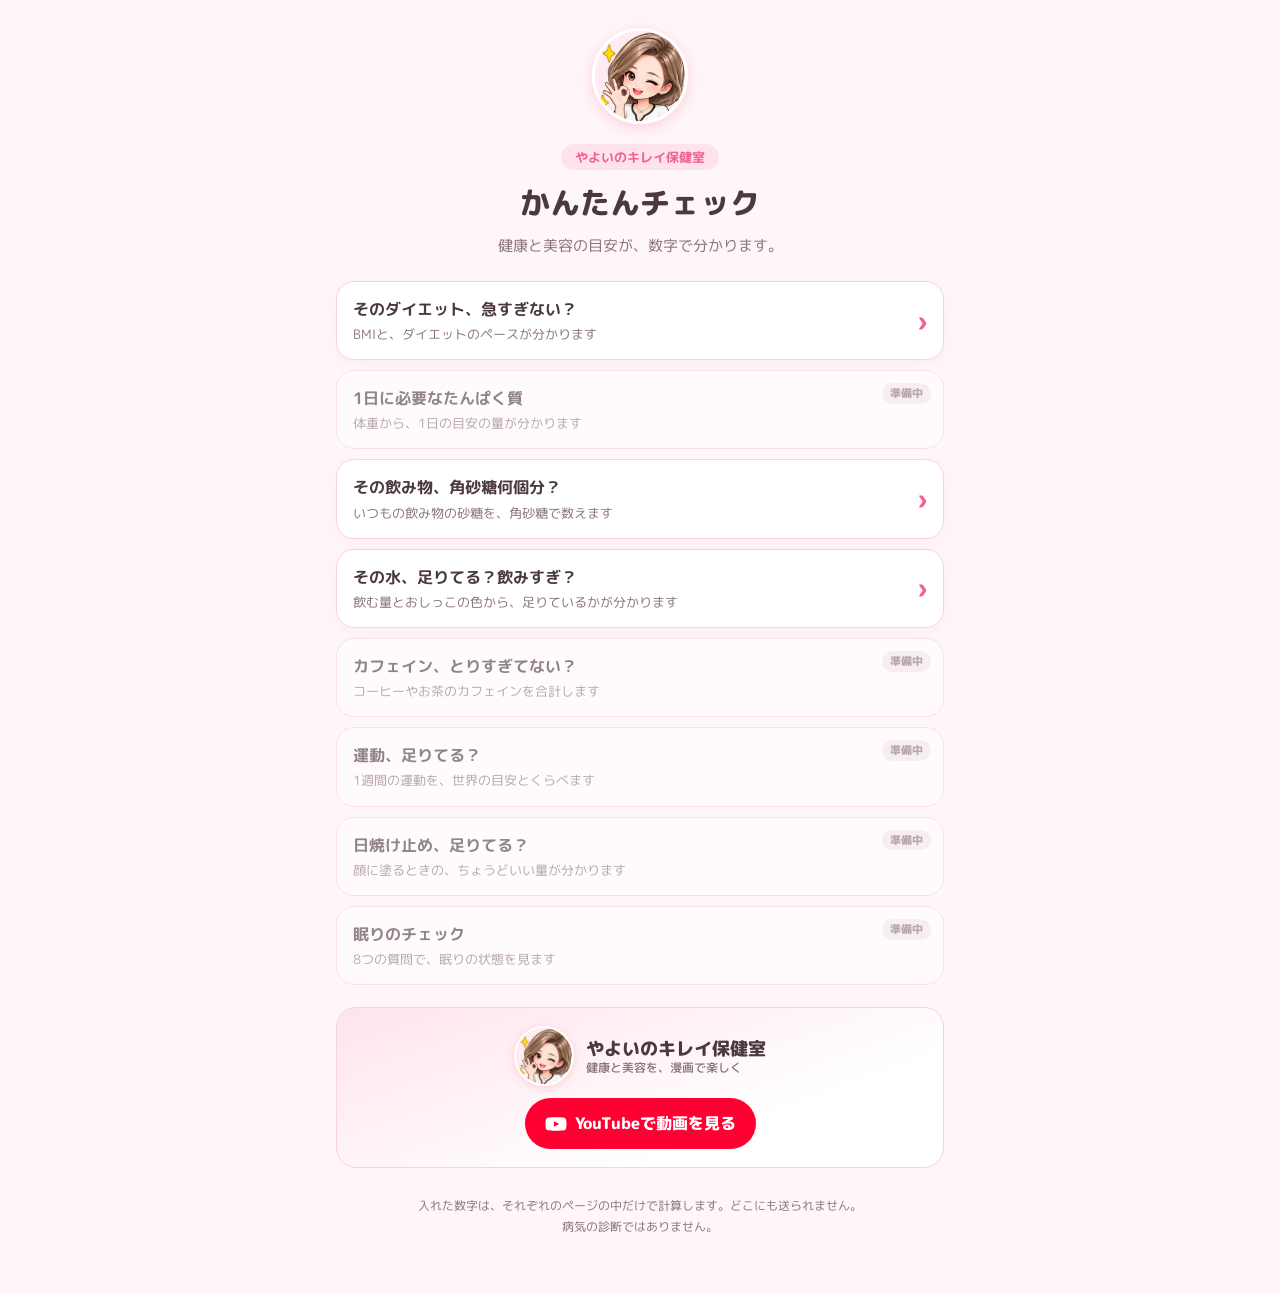
<file: index.html>
<!doctype html>
<html lang="ja">
<head>
<meta charset="utf-8">
<meta name="viewport" content="width=device-width, initial-scale=1">
<title>かんたんチェック｜やよいのキレイ保健室</title>
<meta name="description" content="やよいのキレイ保健室のかんたんチェック。ダイエットのペースなど、健康と美容の目安が数字で分かります。入れた数字はどこにも送られません。">
<link rel="icon" href="img/yayoi-icon.jpg">
<link rel="preconnect" href="https://fonts.googleapis.com">
<link rel="preconnect" href="https://fonts.gstatic.com" crossorigin>
<link href="https://fonts.googleapis.com/css2?family=M+PLUS+Rounded+1c:wght@500;700;800&display=swap" rel="stylesheet">
<link rel="stylesheet" href="assets/common.css">
<style>
  .wrap { max-width: 640px; margin: 0 auto; padding: 28px 16px 56px; }
  header { text-align: center; margin: 0 0 22px; }
  header img { width: 96px; height: 96px; border-radius: 50%; border: 3px solid #fff; box-shadow: 0 4px 14px rgba(240,98,140,.25); }
  .brand { display: inline-block; font-size: 13px; color: var(--pink); background: var(--pink-soft); border-radius: 999px; padding: 2px 14px; font-weight: 700; margin: 12px 0 0; }
  h1 { font-size: clamp(24px, 6.4vw, 30px); margin: 8px 0 4px; font-weight: 800; }
  .lead { color: var(--muted); font-size: 15px; margin: 0; }
</style>
</head>
<body>
<div class="wrap">
  <header>
    <img src="img/yayoi-icon.jpg" alt="やよい" width="96" height="96">
    <div><span class="brand">やよいのキレイ保健室</span></div>
    <h1>かんたんチェック</h1>
    <p class="lead"><span class="nb">健康と美容の目安が、</span><span class="nb">数字で分かります。</span></p>
  </header>

  <div id="tools"></div>
  <div id="ch"></div>

  <p class="foot">入れた数字は、それぞれのページの中だけで計算します。どこにも送られません。<br>病気の診断ではありません。</p>
</div>
<script src="assets/common.js"></script>
<script>
  document.getElementById("tools").innerHTML = YH.toolList();
  document.getElementById("ch").innerHTML = YH.channelCard("");
</script>
</body>
</html>
</file>
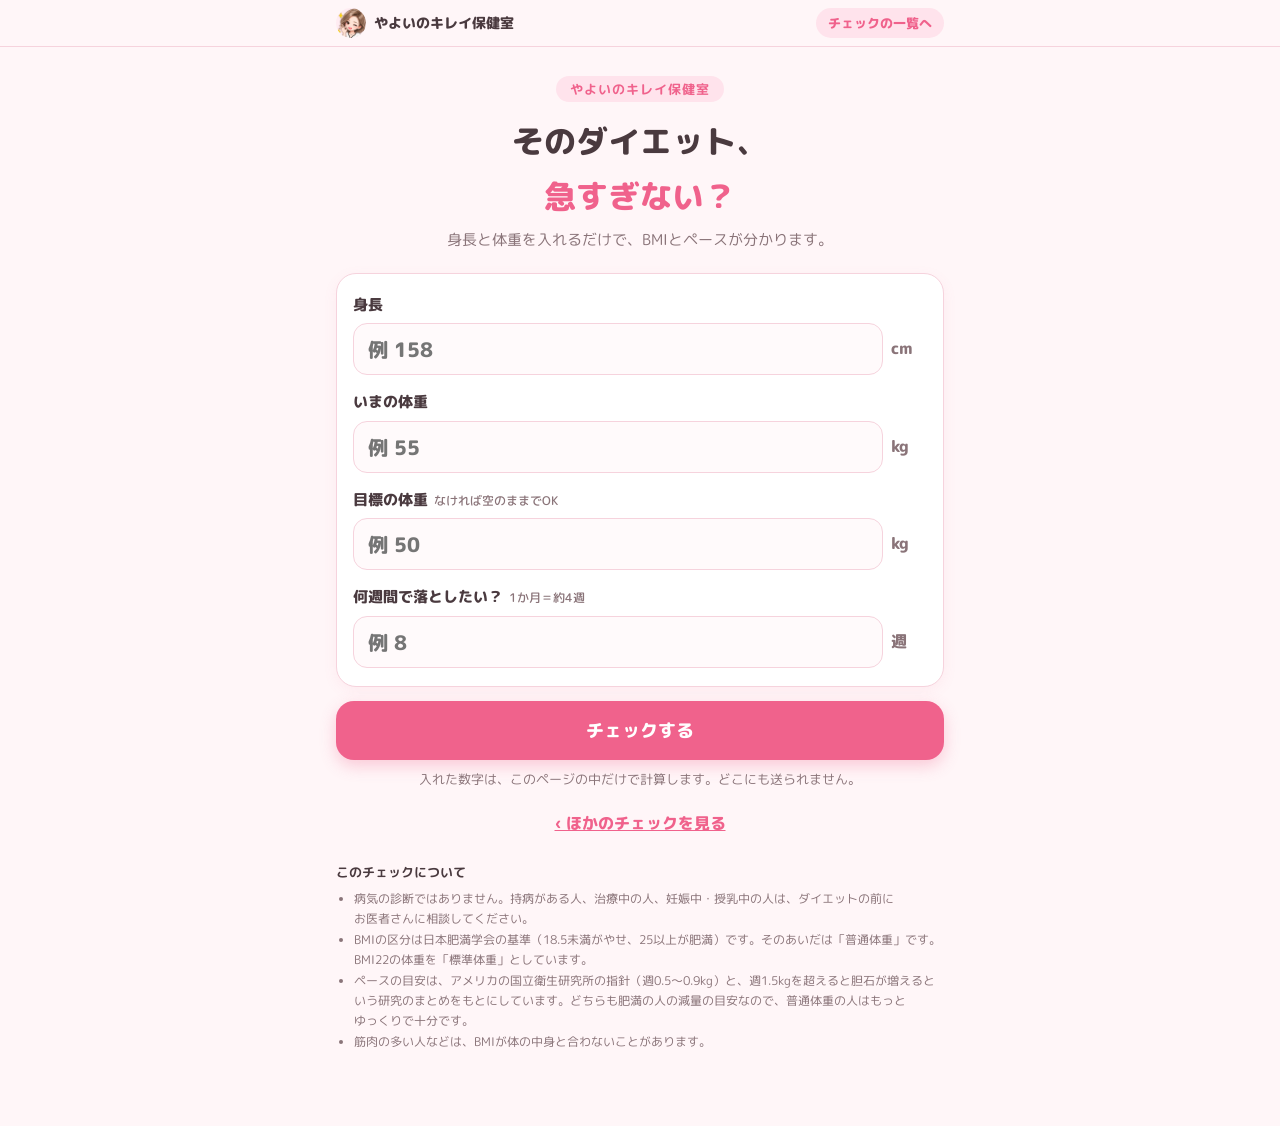
<file: diet/index.html>
<!doctype html>
<html lang="ja">
<head>
<meta charset="utf-8">
<meta name="viewport" content="width=device-width, initial-scale=1">
<title>ダイエットのペース診断｜やよいのキレイ保健室</title>
<meta name="description" content="身長・体重・目標・期間を入れると、BMIと、そのダイエットが急すぎないかが分かるかんたんチェックです。入れた数字はどこにも送られません。">
<link rel="icon" href="../img/yayoi-icon.jpg">
<link rel="preconnect" href="https://fonts.googleapis.com">
<link rel="preconnect" href="https://fonts.gstatic.com" crossorigin>
<link href="https://fonts.googleapis.com/css2?family=M+PLUS+Rounded+1c:wght@500;700;800&display=swap" rel="stylesheet">
<link rel="stylesheet" href="../assets/common.css">
<style>
  :root {
    --bg: #fff6f8;
    --card: #ffffff;
    --line: #f6d3dd;
    --text: #4a3a3f;
    --muted: #8a7479;
    --pink: #f0628c;
    --pink-soft: #ffe3ec;
    --green: #2fa36b;
    --green-soft: #e3f6ec;
    --yellow: #e0a100;
    --yellow-soft: #fff4d6;
    --orange: #ef7d22;
    --orange-soft: #ffeadb;
    --red: #e0393e;
    --red-soft: #ffe1e1;
    --blue: #3f7fd8;
    --blue-soft: #e4efff;
  }
  * { box-sizing: border-box; }
  html, body { margin: 0; padding: 0; }
  body {
    background: var(--bg);
    color: var(--text);
    font-family: "M PLUS Rounded 1c", "Hiragino Maru Gothic ProN", "Hiragino Sans", sans-serif;
    line-height: 1.7;
    word-break: auto-phrase;
    -webkit-text-size-adjust: 100%;
  }
  .wrap { max-width: 640px; margin: 0 auto; padding: 24px 16px 64px; }
  header { text-align: center; margin: 4px 0 20px; }
  .brand { display: inline-block; font-size: 13px; letter-spacing: .08em; color: var(--pink); background: var(--pink-soft); border-radius: 999px; padding: 2px 14px; font-weight: 700; }
  h1 { font-size: clamp(24px, 6.4vw, 32px); margin: 12px 0 4px; font-weight: 800; }
  h1 span { color: var(--pink); }
  .nb { display: inline-block; }
  .lead { color: var(--muted); font-size: 15px; margin: 0; }
  .card { background: var(--card); border: 1.5px solid var(--line); border-radius: 20px; padding: 18px 16px; margin: 0 0 14px; box-shadow: 0 4px 14px rgba(240,98,140,.08); }
  .field { margin: 0 0 14px; }
  .field:last-child { margin-bottom: 0; }
  .field label { display: block; font-weight: 800; font-size: 15px; margin: 0 0 6px; }
  .field label small { color: var(--muted); font-weight: 500; font-size: 12px; margin-left: 6px; }
  .inrow { display: flex; align-items: center; gap: 8px; }
  .inrow input { flex: 1; min-width: 0; font-family: inherit; font-size: 20px; font-weight: 800; color: var(--text); padding: 10px 14px; border-radius: 14px; border: 1.5px solid var(--line); background: #fffafb; }
  .inrow input:focus { outline: none; border-color: var(--pink); box-shadow: 0 0 0 3px rgba(240,98,140,.18); }
  .inrow span { font-weight: 800; color: var(--muted); min-width: 36px; }
  .err { color: var(--red); font-size: 13px; font-weight: 700; margin: 6px 0 0; display: none; }
  button { font-family: inherit; }
  .go { display: block; width: 100%; margin: 6px 0 8px; padding: 16px; border: 0; border-radius: 18px; background: var(--pink); color: #fff; font-size: 18px; font-weight: 800; cursor: pointer; box-shadow: 0 6px 16px rgba(240,98,140,.3); }
  .go:hover { filter: brightness(1.05); }
  .safe { text-align: center; color: var(--muted); font-size: 13px; margin: 0; }
  #result { display: none; margin-top: 24px; }
  #result h2 { font-size: 21px; text-align: center; margin: 0 0 14px; }
  .r-title { font-size: 14px; font-weight: 800; color: var(--muted); margin: 0 0 4px; }
  .big { font-size: 34px; font-weight: 800; line-height: 1.2; }
  .big small { font-size: 16px; color: var(--muted); margin-left: 4px; }
  .badge { display: inline-block; font-size: 14px; font-weight: 800; border-radius: 999px; padding: 3px 12px; margin-left: 8px; vertical-align: middle; }
  .b-blue { background: var(--blue-soft); color: var(--blue); }
  .b-green { background: var(--green-soft); color: var(--green); }
  .b-yellow { background: var(--yellow-soft); color: var(--yellow); }
  .b-orange { background: var(--orange-soft); color: var(--orange); }
  .b-red { background: var(--red-soft); color: var(--red); }
  .scale { position: relative; height: 14px; border-radius: 999px; margin: 14px 0 6px; background: linear-gradient(90deg, var(--blue) 0 22%, var(--green) 22% 62%, var(--orange) 62% 100%); opacity: .85; }
  .scale i { position: absolute; top: -6px; width: 6px; height: 26px; border-radius: 4px; background: var(--text); transform: translateX(-50%); transition: left .8s ease; }
  .scale-lab { display: flex; justify-content: space-between; font-size: 11px; color: var(--muted); }
  .pace { position: relative; height: 14px; border-radius: 999px; margin: 14px 0 6px; background: linear-gradient(90deg, var(--green) 0 25%, var(--yellow) 25% 45%, var(--orange) 45% 75%, var(--red) 75% 100%); opacity: .85; }
  .pace i { position: absolute; top: -6px; width: 6px; height: 26px; border-radius: 4px; background: var(--text); transform: translateX(-50%); transition: left .8s ease; }
  .msg { font-size: 15px; margin: 10px 0 0; }
  .msg b { color: var(--pink); }
  .sub { font-size: 13px; color: var(--muted); margin: 6px 0 0; }
  .alert { border-radius: 16px; padding: 12px 14px; font-size: 14px; font-weight: 700; margin: 0 0 14px; }
  .alert.red { background: var(--red-soft); color: #9b2226; }
  .alert.blue { background: var(--blue-soft); color: #234d8a; }
  .yayoi { display: flex; gap: 12px; align-items: flex-end; margin: 18px 0 14px; }
  .yayoi img { width: 96px; height: auto; flex: none; }
  .bubble { position: relative; background: var(--card); border: 1.5px solid var(--line); border-radius: 18px; padding: 12px 14px; font-size: 14px; font-weight: 700; }
  .bubble::before { content: ""; position: absolute; left: -9px; bottom: 18px; border: 8px solid transparent; border-right-color: var(--line); border-left: 0; }
  .bubble p { margin: 0 0 6px; }
  .bubble p:last-child { margin: 0; }
  .notes { margin: 24px 0 0; font-size: 12px; color: var(--muted); }
  .notes h3 { font-size: 13px; margin: 0 0 6px; color: var(--text); }
  .notes ul { padding-left: 18px; margin: 0 0 10px; }
  .notes a { color: var(--muted); }
  .again { display: block; margin: 14px auto 0; background: none; border: 1.5px solid var(--line); color: var(--muted); border-radius: 999px; padding: 8px 18px; font-weight: 700; cursor: pointer; }
</style>
</head>
<body>
<nav class="topbar"><div class="in"><a href="/"><img src="../img/yayoi-icon.jpg" alt="" width="30" height="30">やよいのキレイ保健室</a><a class="back" href="/">チェックの一覧へ</a></div></nav>
<div class="wrap">
  <header>
    <span class="brand">やよいのキレイ保健室</span>
    <h1>そのダイエット、<br class="sp"><span>急すぎない？</span></h1>
    <p class="lead"><span class="nb">身長と体重を入れるだけで、</span><span class="nb">BMIとペースが分かります。</span></p>
  </header>

  <form id="f" class="card" novalidate>
    <div class="field">
      <label for="h">身長</label>
      <div class="inrow"><input id="h" inputmode="decimal" placeholder="例 158" autocomplete="off"><span>cm</span></div>
      <p class="err" id="e-h">100〜220の数字を入れてください</p>
    </div>
    <div class="field">
      <label for="w">いまの体重</label>
      <div class="inrow"><input id="w" inputmode="decimal" placeholder="例 55" autocomplete="off"><span>kg</span></div>
      <p class="err" id="e-w">25〜250の数字を入れてください</p>
    </div>
    <div class="field">
      <label for="t">目標の体重<small>なければ空のままでOK</small></label>
      <div class="inrow"><input id="t" inputmode="decimal" placeholder="例 50" autocomplete="off"><span>kg</span></div>
      <p class="err" id="e-t">いまの体重より少ない数字を入れてください</p>
    </div>
    <div class="field">
      <label for="n">何週間で落としたい？<small>1か月＝約4週</small></label>
      <div class="inrow"><input id="n" inputmode="decimal" placeholder="例 8" autocomplete="off"><span>週</span></div>
      <p class="err" id="e-n">1〜104の数字を入れてください</p>
    </div>
  </form>
  <button class="go" id="go" type="button">チェックする</button>
  <p class="safe">入れた数字は、このページの中だけで計算します。どこにも送られません。</p>

  <section id="result" aria-live="polite">
    <h2>チェックの結果</h2>
    <div id="alerts"></div>

    <div class="card">
      <p class="r-title">いまのBMI</p>
      <div class="big"><span id="bmi"></span><span id="bmi-badge" class="badge"></span></div>
      <div class="scale"><i id="bmi-mark"></i></div>
      <div class="scale-lab"><span>やせ（18.5未満）</span><span>普通体重</span><span>肥満（25以上）</span></div>
      <p class="sub" id="bmi-sub"></p>
    </div>

    <div class="card" id="pace-card">
      <p class="r-title">あなたのダイエットのペース</p>
      <div class="big"><span id="pace"></span><small>kg／週</small><span id="pace-badge" class="badge"></span></div>
      <div class="pace"><i id="pace-mark"></i></div>
      <div class="scale-lab"><span>0</span><span>0.5</span><span>1</span><span>1.5</span><span>2kg以上</span></div>
      <p class="msg" id="pace-msg"></p>
      <p class="sub" id="pace-sub"></p>
    </div>

    <div class="yayoi">
      <img src="../img/yayoi-ok.png" alt="やよい" width="96">
      <div class="bubble">
        <p>最初の1〜2週間でストンと落ちる体重は、ほとんどが<b style="color:var(--pink)">水分</b>なんです。</p>
        <p>だから、戻ってもあせらなくて大丈夫。続けられるペースがいちばんです♡</p>
      </div>
    </div>

    <div id="videos"></div>
    <button class="again" id="again" type="button">入れ直す</button>
  </section>

  <p style="text-align:center;margin:20px 0 0"><a href="/" style="color:var(--pink);font-weight:800">‹ ほかのチェックを見る</a></p>
  <div class="notes">
    <h3>このチェックについて</h3>
    <ul>
      <li>病気の診断ではありません。持病がある人、治療中の人、妊娠中・授乳中の人は、ダイエットの前にお医者さんに相談してください。</li>
      <li>BMIの区分は日本肥満学会の基準（18.5未満がやせ、25以上が肥満）です。そのあいだは「普通体重」です。BMI22の体重を「標準体重」としています。</li>
      <li>ペースの目安は、アメリカの国立衛生研究所の指針（週0.5〜0.9kg）と、週1.5kgを超えると胆石が増えるという研究のまとめをもとにしています。どちらも肥満の人の減量の目安なので、普通体重の人はもっとゆっくりで十分です。</li>
      <li>筋肉の多い人などは、BMIが体の中身と合わないことがあります。</li>
    </ul>
  </div>
</div>

<script src="../assets/common.js"></script>
<script>
(function () {
  var $ = function (id) { return document.getElementById(id); };
  var num = function (id) {
    var v = $(id).value.trim().replace(/[０-９．]/g, function (c) { return String.fromCharCode(c.charCodeAt(0) - 0xFEE0); }).replace(/,/g, "");
    if (v === "") return null;
    var n = Number(v);
    return isFinite(n) ? n : NaN;
  };
  var r1 = function (x) { return (Math.round(x * 10) / 10).toFixed(1); };
  var clamp = function (x, a, b) { return Math.max(a, Math.min(b, x)); };

  function showErr(id, on) { $("e-" + id).style.display = on ? "block" : "none"; }

  function check() {
    var h = num("h"), w = num("w"), t = num("t"), n = num("n");
    var ok = true;
    var bad = function (id, cond) { showErr(id, cond); if (cond) ok = false; };
    bad("h", !(h >= 100 && h <= 220));
    bad("w", !(w >= 25 && w <= 250));
    var hasGoal = t !== null || n !== null;
    bad("t", hasGoal && !(t > 0 && w > 0 && t < w));
    bad("n", hasGoal && !(n >= 1 && n <= 104));
    if (!ok) return;

    var m = h / 100;
    var bmi = w / (m * m);
    var std = 22 * m * m;
    var lo = 18.5 * m * m, hi = 25 * m * m;

    $("bmi").textContent = r1(bmi);
    var bb = $("bmi-badge");
    if (bmi < 18.5) { bb.textContent = "やせ"; bb.className = "badge b-blue"; }
    else if (bmi < 25) { bb.textContent = "普通体重"; bb.className = "badge b-green"; }
    else { bb.textContent = "肥満"; bb.className = "badge b-orange"; }
    // 目盛り: 15〜30 を 0〜100%
    $("bmi-mark").style.left = clamp((bmi - 15) / 15 * 100, 1, 99) + "%";
    $("bmi-sub").textContent = "あなたの身長だと、普通体重は " + r1(lo) + "〜" + r1(hi) + "kg。標準体重（BMI22）は " + r1(std) + "kg です。";

    var alerts = [];
    if (bmi < 18.5) {
      alerts.push('<div class="alert blue">いまの体重は「やせ」の区分です。これ以上へらす必要は低いと考えられます。日本肥満学会は、若い女性のやせが骨や生理に響くおそれを注意しています。</div>');
    }

    var pc = $("pace-card");
    if (hasGoal) {
      pc.style.display = "";
      var loss = w - t;
      var pace = loss / n;
      var tb = t / (m * m);
      $("pace").textContent = r1(pace);
      $("pace-mark").style.left = clamp(pace / 2 * 100, 1, 99) + "%";
      var pb = $("pace-badge"), msg, cls, label;
      if (pace <= 0.5) { label = "ゆるやか"; cls = "b-green"; msg = "体にやさしいペースです。<b>続けられるかどうか</b>が、いちばん大事です。"; }
      else if (pace <= 0.9) { label = "目安の範囲"; cls = "b-yellow"; msg = "肥満の人向けの指針の目安（週0.5〜0.9kg）の中です。普通体重なら、<b>もう少しゆっくり</b>でも十分です。"; }
      else if (pace <= 1.5) { label = "速め"; cls = "b-orange"; msg = "指針の目安より<b>速い</b>ペースです。食べる量が足りなくなりやすいので、たんぱく質をしっかり。"; }
      else { label = "急すぎ"; cls = "b-red"; msg = "週1.5kgを超えると、<b>胆石ができる人がぐっと増える</b>という研究のまとめがあります。数か月後に髪がごっそり抜けることも。"; }
      pb.textContent = label; pb.className = "badge " + cls;
      $("pace-msg").innerHTML = msg;
      var weeksAt05 = Math.ceil(loss / 0.5);
      var sub = loss.toFixed(1).replace(/\.0$/, "") + "kgへらすなら、週0.5kgのペースで約" + weeksAt05 + "週（約" + Math.max(1, Math.round(weeksAt05 / 4.3)) + "か月）です。";
      $("pace-sub").textContent = sub;
      if (tb < 18.5 && bmi >= 18.5) {
        alerts.push('<div class="alert red">目標の体重はBMI ' + r1(tb) + 'で、「やせ」の区分に入ります。目標を見直してみてください。</div>');
      }
    } else {
      pc.style.display = "none";
    }
    $("alerts").innerHTML = alerts.join("");

    YH.renderVideos($("videos"), "diet");
    var res = $("result");
    res.style.display = "block";
    res.scrollIntoView({ behavior: "smooth", block: "start" });
  }

  $("go").addEventListener("click", check);
  $("f").addEventListener("keydown", function (e) { if (e.key === "Enter") { e.preventDefault(); check(); } });
  $("again").addEventListener("click", function () {
    $("result").style.display = "none";
    window.scrollTo({ top: 0, behavior: "smooth" });
    $("h").focus();
  });
})();
</script>
</body>
</html>
</file>
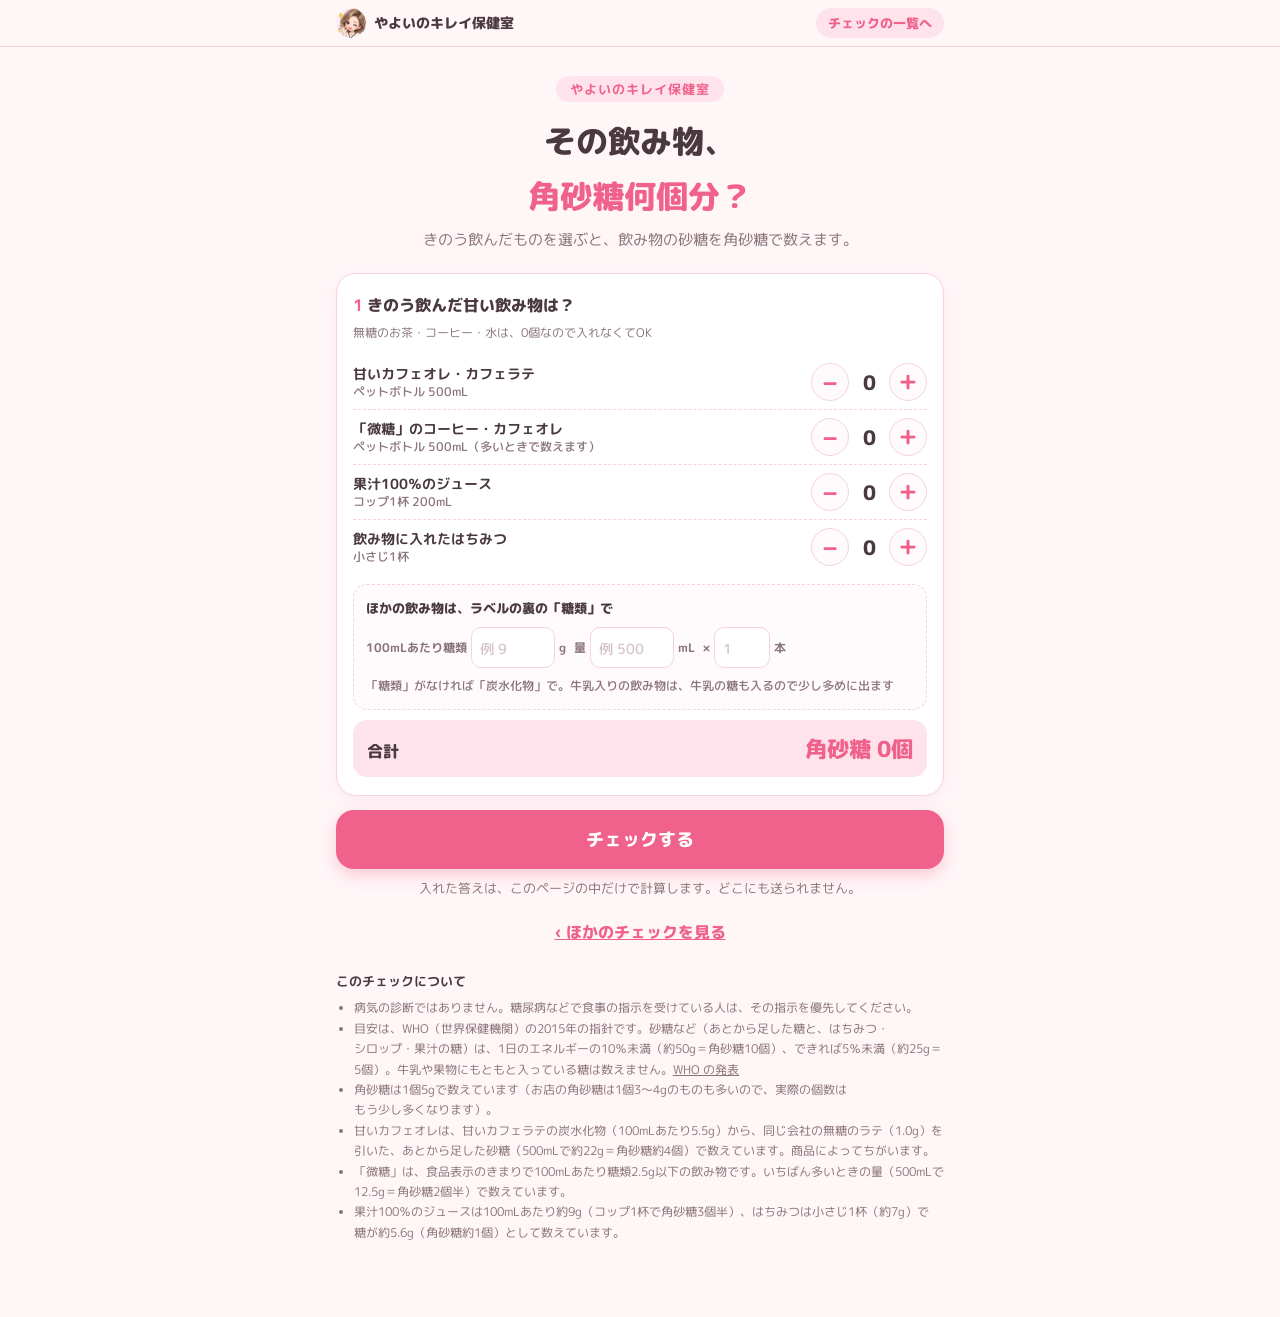
<file: sugar/index.html>
<!doctype html>
<html lang="ja">
<head>
<meta charset="utf-8">
<meta name="viewport" content="width=device-width, initial-scale=1">
<title>砂糖のチェック｜やよいのキレイ保健室</title>
<meta name="description" content="いつもの飲み物を選ぶと、1日に飲み物からとっている砂糖が、角砂糖何個分かが分かるかんたんチェックです。入れた答えはどこにも送られません。">
<link rel="icon" href="../img/yayoi-icon.jpg">
<link rel="preconnect" href="https://fonts.googleapis.com">
<link rel="preconnect" href="https://fonts.gstatic.com" crossorigin>
<link href="https://fonts.googleapis.com/css2?family=M+PLUS+Rounded+1c:wght@500;700;800&display=swap" rel="stylesheet">
<link rel="stylesheet" href="../assets/common.css">
<style>
  :root {
    --bg: #fff6f8;
    --card: #ffffff;
    --line: #f6d3dd;
    --text: #4a3a3f;
    --muted: #8a7479;
    --pink: #f0628c;
    --pink-soft: #ffe3ec;
    --green: #2fa36b;
    --green-soft: #e3f6ec;
    --yellow: #e0a100;
    --yellow-soft: #fff4d6;
    --orange: #ef7d22;
    --orange-soft: #ffeadb;
    --red: #e0393e;
    --red-soft: #ffe1e1;
    --blue: #3f7fd8;
    --blue-soft: #e4efff;
  }
  .wrap { max-width: 640px; margin: 0 auto; padding: 24px 16px 64px; }
  header { text-align: center; margin: 4px 0 20px; }
  .brand { display: inline-block; font-size: 13px; letter-spacing: .08em; color: var(--pink); background: var(--pink-soft); border-radius: 999px; padding: 2px 14px; font-weight: 700; }
  h1 { font-size: clamp(24px, 6.4vw, 32px); margin: 12px 0 4px; font-weight: 800; }
  h1 span { color: var(--pink); }
  .lead { color: var(--muted); font-size: 15px; margin: 0; }
  .card { background: var(--card); border: 1.5px solid var(--line); border-radius: 20px; padding: 18px 16px; margin: 0 0 14px; box-shadow: 0 4px 14px rgba(240,98,140,.08); }
  .q { font-weight: 800; font-size: 16px; margin: 0 0 4px; }
  .q b { color: var(--pink); margin-right: 4px; }
  .hint { color: var(--muted); font-size: 12px; margin: 0 0 12px; }
  .err { color: var(--red); font-size: 13px; font-weight: 700; margin: 8px 0 0; display: none; }
  button { font-family: inherit; }

  /* 杯数を数える */
  .count { display: flex; align-items: center; gap: 10px; padding: 8px 0; border-top: 1px dashed var(--line); }
  .count:first-of-type { border-top: 0; }
  .count .ic { width: 34px; display: flex; justify-content: center; flex: none; }
  .count .nm { flex: 1; font-weight: 700; font-size: 14px; line-height: 1.4; }
  .count .nm small { display: block; color: var(--muted); font-weight: 500; font-size: 12px; }
  .step { display: flex; align-items: center; gap: 6px; flex: none; }
  .step button { width: 38px; height: 38px; border-radius: 50%; border: 1.5px solid var(--line); background: #fffafb; color: var(--pink); font-size: 22px; font-weight: 800; line-height: 1; cursor: pointer; }
  .step output { min-width: 28px; text-align: center; font-size: 20px; font-weight: 800; }
  .total { margin: 10px 0 0; padding: 10px 14px; border-radius: 14px; background: var(--pink-soft); font-weight: 800; display: flex; justify-content: space-between; align-items: baseline; }
  .total span:last-child { font-size: 22px; color: var(--pink); }

  /* 選ぶボタン */
  .chips { display: flex; flex-wrap: wrap; gap: 8px; }
  .chip { border: 1.5px solid var(--line); background: #fffafb; color: var(--text); border-radius: 999px; padding: 8px 14px; font-size: 14px; font-weight: 700; cursor: pointer; text-align: left; }
  .chip[aria-pressed="true"] { background: var(--pink); border-color: var(--pink); color: #fff; }
  .chips.col { flex-direction: column; }
  .chips.col .chip { border-radius: 14px; }

  /* おしっこの色 */
  .swatches { display: grid; grid-template-columns: repeat(5, 1fr); gap: 6px; }
  .sw { border: 2px solid transparent; background: none; border-radius: 14px; padding: 4px 2px 6px; cursor: pointer; font-size: 11px; font-weight: 700; color: var(--text); line-height: 1.3; }
  .sw i { display: block; height: 44px; border-radius: 10px; margin: 0 0 4px; border: 1px solid rgba(0,0,0,.08); }
  .sw[aria-pressed="true"] { border-color: var(--pink); background: var(--pink-soft); }
  .unknown { margin: 8px 0 0; }

  .go { display: block; width: 100%; margin: 6px 0 8px; padding: 16px; border: 0; border-radius: 18px; background: var(--pink); color: #fff; font-size: 18px; font-weight: 800; cursor: pointer; box-shadow: 0 6px 16px rgba(240,98,140,.3); }
  .go:hover { filter: brightness(1.05); }
  .safe { text-align: center; color: var(--muted); font-size: 13px; margin: 0; }

  #result { display: none; margin-top: 24px; }
  #result h2 { font-size: 21px; text-align: center; margin: 0 0 14px; }
  .r-title { font-size: 14px; font-weight: 800; color: var(--muted); margin: 0 0 4px; }
  .big { font-size: 30px; font-weight: 800; line-height: 1.3; }
  .big small { font-size: 16px; color: var(--muted); margin-left: 4px; }
  .badge { display: inline-block; font-size: 14px; font-weight: 800; border-radius: 999px; padding: 3px 12px; margin-left: 8px; vertical-align: middle; }
  .b-blue { background: var(--blue-soft); color: var(--blue); }
  .b-green { background: var(--green-soft); color: var(--green); }
  .b-yellow { background: var(--yellow-soft); color: var(--yellow); }
  .b-orange { background: var(--orange-soft); color: var(--orange); }
  .b-red { background: var(--red-soft); color: var(--red); }
  .verdict { font-size: 26px; font-weight: 800; line-height: 1.3; margin: 2px 0 0; }
  .verdict.c-green { color: var(--green); }
  .verdict.c-yellow { color: var(--yellow); }
  .verdict.c-orange { color: var(--orange); }
  .verdict.c-red { color: var(--red); }
  .bar { position: relative; height: 14px; border-radius: 999px; margin: 14px 0 6px; background: linear-gradient(90deg, #cfe4ff, #3f7fd8); }
  .bar i { position: absolute; top: -6px; width: 6px; height: 26px; border-radius: 4px; background: var(--text); transform: translateX(-50%); transition: left .8s ease; }
  .bar b { position: absolute; top: -3px; width: 2px; height: 20px; background: #fff; transform: translateX(-50%); }
  .bar-lab { position: relative; height: 18px; font-size: 11px; color: var(--muted); }
  .bar-lab span { position: absolute; transform: translateX(-50%); white-space: nowrap; }
  .msg { font-size: 15px; margin: 10px 0 0; }
  .msg b { color: var(--pink); }
  .sub { font-size: 13px; color: var(--muted); margin: 6px 0 0; }
  .alert { border-radius: 16px; padding: 12px 14px; font-size: 14px; font-weight: 700; margin: 0 0 14px; }
  .alert.red { background: var(--red-soft); color: #9b2226; }
  .alert.blue { background: var(--blue-soft); color: #234d8a; }
  .alert.orange { background: var(--orange-soft); color: #8a4310; }
  .tips { margin: 0; padding-left: 20px; font-size: 14px; }
  .tips li { margin: 0 0 6px; }
  .tips li:last-child { margin: 0; }
  .yayoi { display: flex; gap: 12px; align-items: flex-end; margin: 18px 0 14px; }
  .yayoi img { width: 96px; height: auto; flex: none; }
  .bubble { position: relative; background: var(--card); border: 1.5px solid var(--line); border-radius: 18px; padding: 12px 14px; font-size: 14px; font-weight: 700; }
  .bubble::before { content: ""; position: absolute; left: -9px; bottom: 18px; border: 8px solid transparent; border-right-color: var(--line); border-left: 0; }
  .bubble p { margin: 0 0 6px; }
  .bubble p:last-child { margin: 0; }
  .notes { margin: 24px 0 0; font-size: 12px; color: var(--muted); }
  .notes h3 { font-size: 13px; margin: 0 0 6px; color: var(--text); }
  .notes ul { padding-left: 18px; margin: 0 0 10px; }
  .notes a { color: var(--muted); }
  .again { display: block; margin: 14px auto 0; background: none; border: 1.5px solid var(--line); color: var(--muted); border-radius: 999px; padding: 8px 18px; font-weight: 700; cursor: pointer; }
  .custom { margin: 10px 0 0; padding: 12px; border-radius: 14px; background: #fffafb; border: 1.5px dashed var(--line); }
  .custom p { margin: 0 0 8px; font-size: 13px; font-weight: 800; }
  .custom .row { display: flex; gap: 8px; align-items: center; margin: 0 0 8px; flex-wrap: wrap; }
  .custom label { font-size: 12px; color: var(--muted); font-weight: 700; display: flex; align-items: center; gap: 4px; }
  .custom input { width: 84px; font-family: inherit; font-size: 18px; font-weight: 800; color: var(--text); padding: 6px 8px; border-radius: 10px; border: 1.5px solid var(--line); background: #fff; }
  .custom input:focus { outline: none; border-color: var(--pink); }
  .custom input::placeholder { color: #d5c3c8; font-weight: 500; font-size: 14px; }
  .cubes { display: flex; flex-wrap: wrap; gap: 4px; margin: 10px 0 4px; }
  .cubes i { width: 22px; height: 22px; border-radius: 4px; background: #fff; border: 1.5px solid #d6c4ca; box-shadow: inset -3px -3px 0 rgba(0,0,0,.06), 0 1px 2px rgba(0,0,0,.08); }
  .cubes i.half { width: 11px; }
  .cubes i.over { border-color: var(--orange); background: var(--orange-soft); }
  .cubes em { font-style: normal; font-weight: 800; color: var(--muted); align-self: center; margin-left: 4px; }
  .meter { position: relative; height: 14px; border-radius: 999px; margin: 18px 0 6px; background: linear-gradient(90deg, var(--green) 0 25%, var(--yellow) 25% 50%, var(--orange) 50% 100%); opacity: .85; }
  .meter i { position: absolute; top: -6px; width: 6px; height: 26px; border-radius: 4px; background: var(--text); transform: translateX(-50%); transition: left .8s ease; }
  .meter-lab { position: relative; height: 30px; font-size: 11px; color: var(--muted); }
  .meter-lab span { position: absolute; transform: translateX(-50%); white-space: nowrap; text-align: center; line-height: 1.3; }
</style>
</head>
<body>
<nav class="topbar"><div class="in"><a href="/"><img src="../img/yayoi-icon.jpg" alt="" width="30" height="30">やよいのキレイ保健室</a><a class="back" href="/">チェックの一覧へ</a></div></nav>
<div class="wrap">
  <header>
    <span class="brand">やよいのキレイ保健室</span>
    <h1>その飲み物、<br><span>角砂糖何個分？</span></h1>
    <p class="lead"><span class="nb">きのう飲んだものを選ぶと、</span><span class="nb">飲み物の砂糖を角砂糖で数えます。</span></p>
  </header>

  <div class="card">
    <p class="q"><b>1</b>きのう飲んだ甘い飲み物は？</p>
    <p class="hint">無糖のお茶・コーヒー・水は、0個なので入れなくてOK</p>
    <div class="count">
      <span class="nm">甘いカフェオレ・カフェラテ<small>ペットボトル 500mL</small></span>
      <span class="step"><button type="button" data-k="cafe" data-d="-1" aria-label="1本へらす">−</button><output id="n-cafe">0</output><button type="button" data-k="cafe" data-d="1" aria-label="1本ふやす">＋</button></span>
    </div>
    <div class="count">
      <span class="nm">「微糖」のコーヒー・カフェオレ<small>ペットボトル 500mL（多いときで数えます）</small></span>
      <span class="step"><button type="button" data-k="bitou" data-d="-1" aria-label="1本へらす">−</button><output id="n-bitou">0</output><button type="button" data-k="bitou" data-d="1" aria-label="1本ふやす">＋</button></span>
    </div>
    <div class="count">
      <span class="nm">果汁100％のジュース<small>コップ1杯 200mL</small></span>
      <span class="step"><button type="button" data-k="juice" data-d="-1" aria-label="1杯へらす">−</button><output id="n-juice">0</output><button type="button" data-k="juice" data-d="1" aria-label="1杯ふやす">＋</button></span>
    </div>
    <div class="count">
      <span class="nm">飲み物に入れたはちみつ<small>小さじ1杯</small></span>
      <span class="step"><button type="button" data-k="honey" data-d="-1" aria-label="1杯へらす">−</button><output id="n-honey">0</output><button type="button" data-k="honey" data-d="1" aria-label="1杯ふやす">＋</button></span>
    </div>
    <div class="custom">
      <p>ほかの飲み物は、ラベルの裏の「糖類」で</p>
      <div class="row">
        <label>100mLあたり糖類<input id="c-g" inputmode="decimal" placeholder="例 9">g</label>
        <label>量<input id="c-ml" inputmode="numeric" placeholder="例 500">mL</label>
        <label>×<input id="c-n" inputmode="numeric" placeholder="1" style="width:56px">本</label>
      </div>
      <p style="margin:0;font-weight:500;color:var(--muted);font-size:12px">「糖類」がなければ「炭水化物」で。牛乳入りの飲み物は、牛乳の糖も入るので少し多めに出ます</p>
    </div>
    <div class="total"><span>合計</span><span id="total">0個</span></div>
    <p class="err" id="e-none">飲んだものを1つ以上入れてください</p>
  </div>

  <button class="go" id="go" type="button">チェックする</button>
  <p class="safe">入れた答えは、このページの中だけで計算します。どこにも送られません。</p>

  <section id="result" aria-live="polite">
    <h2>チェックの結果</h2>
    <div class="card">
      <p class="r-title">きのうの飲み物の砂糖</p>
      <div class="big">角砂糖 <span id="r-n"></span><small>個分</small></div>
      <div class="cubes" id="cubes" aria-hidden="true"></div>
      <div class="meter"><i id="r-mark"></i></div>
      <div class="meter-lab"><span style="left:0;transform:none">0個</span><span style="left:25%">5個<br>できれば</span><span style="left:50%">10個<br>上限</span><span style="right:0;left:auto;transform:none">20個</span></div>
      <p class="verdict" id="verdict"></p>
      <p class="msg" id="v-msg"></p>
      <p class="sub">5個・10個は、WHO（世界保健機関）の砂糖の目安を角砂糖（1個5g）に直したものです。食べ物の砂糖は入っていません。</p>
    </div>

    <div class="yayoi">
      <img src="../img/yayoi-ok.png" alt="やよい" width="96">
      <div class="bubble"><p>好きな1本を、やめなくていい方法は<b style="color:var(--pink)">動画</b>で見てね♡</p></div>
    </div>

    <div id="videos"></div>
    <button class="again" id="again" type="button">入れ直す</button>
  </section>

  <p style="text-align:center;margin:20px 0 0"><a href="/" style="color:var(--pink);font-weight:800">‹ ほかのチェックを見る</a></p>
  <div class="notes">
    <h3>このチェックについて</h3>
    <ul>
      <li>病気の診断ではありません。糖尿病などで食事の指示を受けている人は、その指示を優先してください。</li>
      <li>目安は、WHO（世界保健機関）の2015年の指針です。砂糖など（あとから足した糖と、はちみつ・シロップ・果汁の糖）は、1日のエネルギーの10％未満（約50g＝角砂糖10個）、できれば5％未満（約25g＝5個）。牛乳や果物にもともと入っている糖は数えません。<a href="https://www.who.int/news/item/04-03-2015-who-calls-on-countries-to-reduce-sugars-intake-among-adults-and-children" target="_blank" rel="noopener">WHO の発表</a></li>
      <li>角砂糖は1個5gで数えています（お店の角砂糖は1個3〜4gのものも多いので、実際の個数はもう少し多くなります）。</li>
      <li>甘いカフェオレは、甘いカフェラテの炭水化物（100mLあたり5.5g）から、同じ会社の無糖のラテ（1.0g）を引いた、あとから足した砂糖（500mLで約22g＝角砂糖約4個）で数えています。商品によってちがいます。</li>
      <li>「微糖」は、食品表示のきまりで100mLあたり糖類2.5g以下の飲み物です。いちばん多いときの量（500mLで12.5g＝角砂糖2個半）で数えています。</li>
      <li>果汁100％のジュースは100mLあたり約9g（コップ1杯で角砂糖3個半）、はちみつは小さじ1杯（約7g）で糖が約5.6g（角砂糖約1個）として数えています。</li>
    </ul>
  </div>
</div>

<script src="../assets/common.js"></script>
<script>
(function () {
  var $ = function (id) { return document.getElementById(id); };
  var CUBE = 5; // g
  var C = { cafe: 4, bitou: 2.5, juice: 3.5, honey: 1 }; // 角砂糖の個数（カフェオレの回と同じ数）
  var n = { cafe: 0, bitou: 0, juice: 0, honey: 0 };
  var num = function (id) {
    var v = $(id).value.trim().replace(/[０-９．]/g, function (c) { return String.fromCharCode(c.charCodeAt(0) - 0xFEE0); });
    var x = Number(v); return v === "" || !isFinite(x) || x < 0 ? 0 : x;
  };
  function grams() {
    var g = 0;
    for (var k in n) g += n[k] * C[k] * CUBE;
    var cg = num("c-g"), cml = num("c-ml"), cn = $("c-n").value.trim() === "" ? (cg && cml ? 1 : 0) : num("c-n");
    g += Math.min(cg, 100) / 100 * Math.min(cml, 3000) * Math.min(cn, 20);
    return g;
  }
  var cubes = function (g) { return Math.round(g / CUBE * 2) / 2; }; // 半個きざみ
  var fmt = function (c) { return String(c).replace(/\.5$/, "個半").replace(/^(\d+)$/, "$1個").replace(/^0個半$/, "半個"); };
  function refresh() {
    for (var k in n) $("n-" + k).textContent = n[k];
    $("total").textContent = "角砂糖 " + fmt(cubes(grams()));
  }
  document.querySelectorAll(".step button").forEach(function (b) {
    b.addEventListener("click", function () {
      var k = b.getAttribute("data-k");
      n[k] = Math.max(0, Math.min(20, n[k] + Number(b.getAttribute("data-d"))));
      refresh(); $("e-none").style.display = "none";
    });
  });
  ["c-g", "c-ml", "c-n"].forEach(function (id) { $(id).addEventListener("input", function () { refresh(); $("e-none").style.display = "none"; }); });

  function check() {
    var g = grams(), c = cubes(g);
    var any = false; for (var k in n) if (n[k]) any = true;
    if (!any && g === 0) { $("e-none").style.display = "block"; $("e-none").scrollIntoView({ behavior: "smooth", block: "center" }); return; }
    $("r-n").textContent = c % 1 ? (Math.floor(c) ? Math.floor(c) + "個半" : "半") : String(c);
    // 角砂糖を並べる（10個を超えた分はオレンジ・40個まで）
    var h = "", whole = Math.floor(c), half = c % 1 !== 0, shown = Math.min(whole, 40);
    for (var i = 0; i < shown; i++) h += '<i class="' + (i >= 10 ? "over" : "") + '"></i>';
    if (half && whole < 40) h += '<i class="half' + (whole >= 10 ? " over" : "") + '"></i>';
    if (whole > 40) h += "<em>＋" + (whole - 40) + "個</em>";
    $("cubes").innerHTML = h;
    $("r-mark").style.left = Math.max(1, Math.min(99, c / 20 * 100)) + "%";
    var v = $("verdict"), label, cls, msg;
    if (c === 0) { label = "ほぼゼロ"; cls = "green"; msg = "きのうの飲み物の砂糖は、角砂糖半個にもなりませんでした。"; }
    else if (c <= 5) { label = "目安の中"; cls = "green"; msg = "飲み物だけで" + fmt(c) + "。WHOの「できれば5個まで」の中です。"; }
    else if (c <= 10) { label = "できれば減らしたい"; cls = "yellow"; msg = "飲み物だけで" + fmt(c) + "。「できれば5個まで」は超えて、「10個まで」の中です。"; }
    else { label = "飲み物だけで上限超え"; cls = "orange"; msg = "飲み物だけで" + fmt(c) + "。WHOの目安「10個まで」を超えています。"; }
    v.textContent = label; v.className = "verdict c-" + cls;
    $("v-msg").textContent = msg;
    YH.renderVideos($("videos"), "sugar");
    var res = $("result"); res.style.display = "block";
    res.scrollIntoView({ behavior: "smooth", block: "start" });
  }
  $("go").addEventListener("click", check);
  $("again").addEventListener("click", function () { $("result").style.display = "none"; window.scrollTo({ top: 0, behavior: "smooth" }); });
  refresh();
})();
</script>
</body>
</html>
</file>
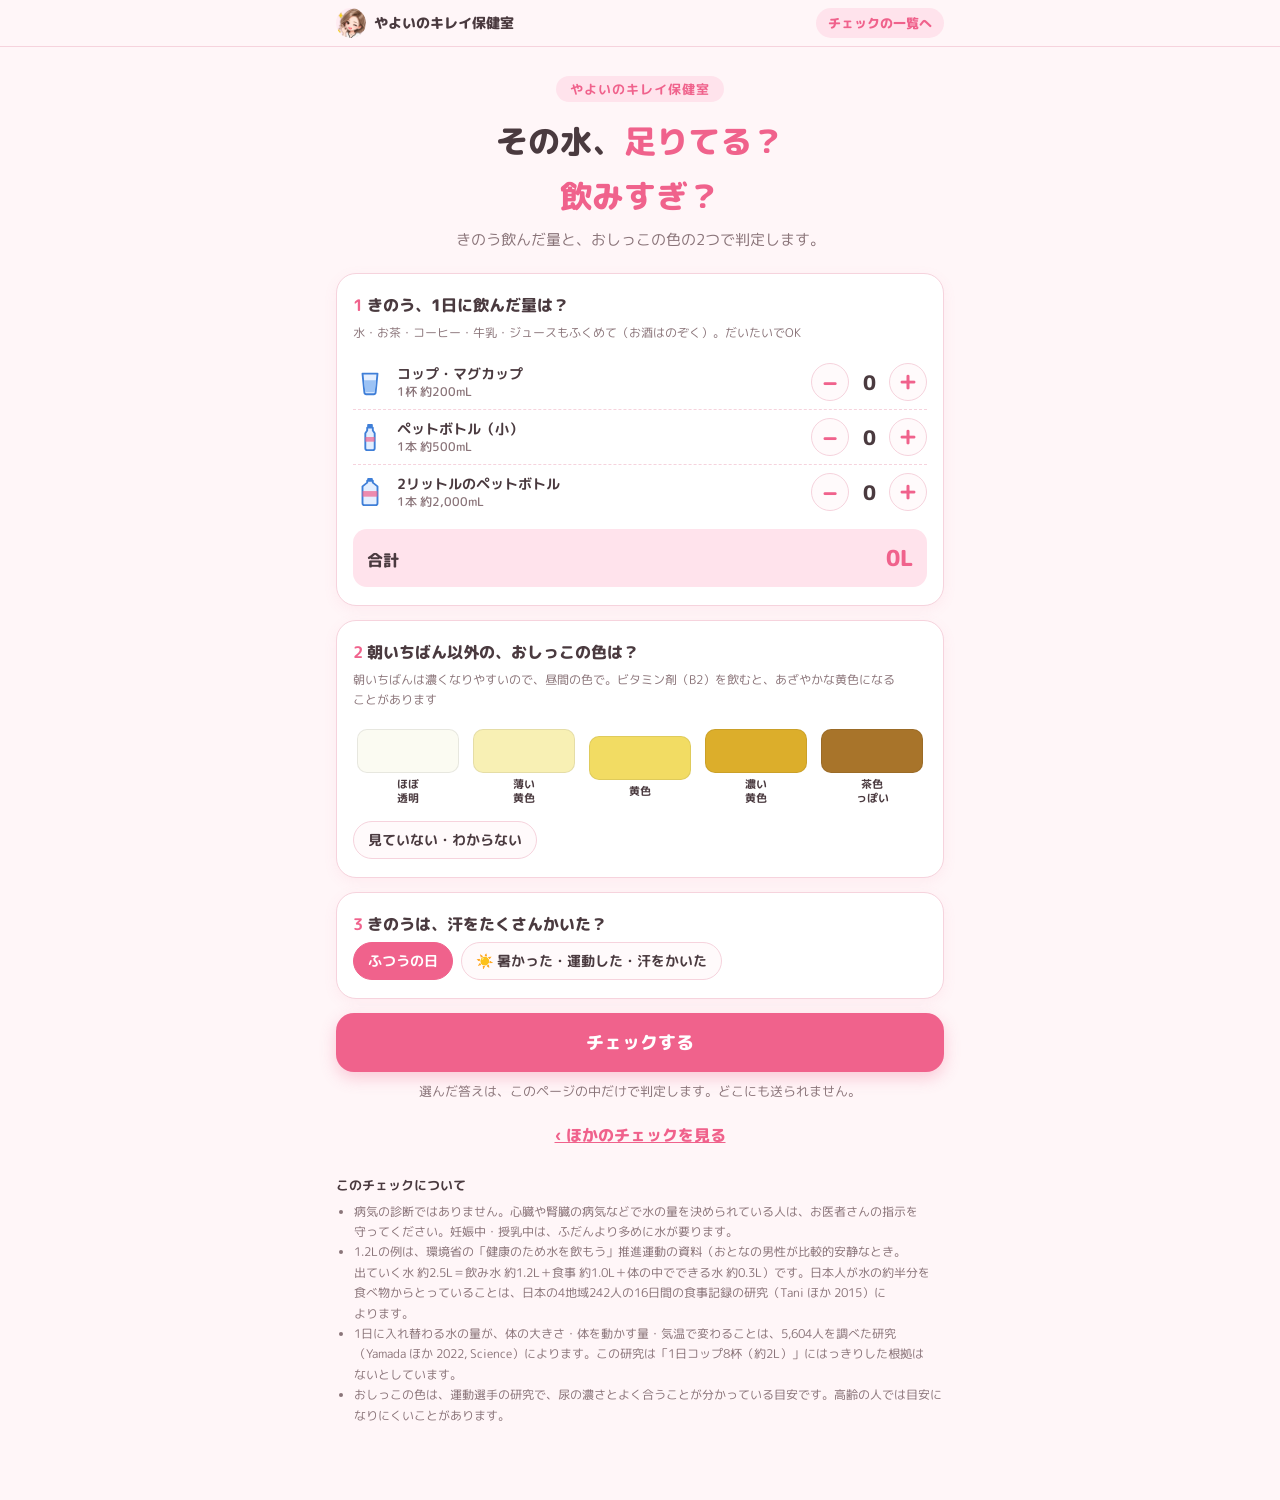
<file: water/index.html>
<!doctype html>
<html lang="ja">
<head>
<meta charset="utf-8">
<meta name="viewport" content="width=device-width, initial-scale=1">
<title>水の飲みかたチェック｜やよいのキレイ保健室</title>
<meta name="description" content="1日に飲む量と、おしっこの色、飲みかたを選ぶと、水が足りているか・飲みすぎていないかが分かるかんたんチェックです。入れた答えはどこにも送られません。">
<link rel="icon" href="../img/yayoi-icon.jpg">
<link rel="preconnect" href="https://fonts.googleapis.com">
<link rel="preconnect" href="https://fonts.gstatic.com" crossorigin>
<link href="https://fonts.googleapis.com/css2?family=M+PLUS+Rounded+1c:wght@500;700;800&display=swap" rel="stylesheet">
<link rel="stylesheet" href="../assets/common.css">
<style>
  :root {
    --bg: #fff6f8;
    --card: #ffffff;
    --line: #f6d3dd;
    --text: #4a3a3f;
    --muted: #8a7479;
    --pink: #f0628c;
    --pink-soft: #ffe3ec;
    --green: #2fa36b;
    --green-soft: #e3f6ec;
    --yellow: #e0a100;
    --yellow-soft: #fff4d6;
    --orange: #ef7d22;
    --orange-soft: #ffeadb;
    --red: #e0393e;
    --red-soft: #ffe1e1;
    --blue: #3f7fd8;
    --blue-soft: #e4efff;
  }
  .wrap { max-width: 640px; margin: 0 auto; padding: 24px 16px 64px; }
  header { text-align: center; margin: 4px 0 20px; }
  .brand { display: inline-block; font-size: 13px; letter-spacing: .08em; color: var(--pink); background: var(--pink-soft); border-radius: 999px; padding: 2px 14px; font-weight: 700; }
  h1 { font-size: clamp(24px, 6.4vw, 32px); margin: 12px 0 4px; font-weight: 800; }
  h1 span { color: var(--pink); }
  .lead { color: var(--muted); font-size: 15px; margin: 0; }
  .card { background: var(--card); border: 1.5px solid var(--line); border-radius: 20px; padding: 18px 16px; margin: 0 0 14px; box-shadow: 0 4px 14px rgba(240,98,140,.08); }
  .q { font-weight: 800; font-size: 16px; margin: 0 0 4px; }
  .q b { color: var(--pink); margin-right: 4px; }
  .hint { color: var(--muted); font-size: 12px; margin: 0 0 12px; }
  .err { color: var(--red); font-size: 13px; font-weight: 700; margin: 8px 0 0; display: none; }
  button { font-family: inherit; }

  /* 杯数を数える */
  .count { display: flex; align-items: center; gap: 10px; padding: 8px 0; border-top: 1px dashed var(--line); }
  .count:first-of-type { border-top: 0; }
  .count .ic { width: 34px; display: flex; justify-content: center; flex: none; }
  .count .nm { flex: 1; font-weight: 700; font-size: 14px; line-height: 1.4; }
  .count .nm small { display: block; color: var(--muted); font-weight: 500; font-size: 12px; }
  .step { display: flex; align-items: center; gap: 6px; flex: none; }
  .step button { width: 38px; height: 38px; border-radius: 50%; border: 1.5px solid var(--line); background: #fffafb; color: var(--pink); font-size: 22px; font-weight: 800; line-height: 1; cursor: pointer; }
  .step output { min-width: 28px; text-align: center; font-size: 20px; font-weight: 800; }
  .total { margin: 10px 0 0; padding: 10px 14px; border-radius: 14px; background: var(--pink-soft); font-weight: 800; display: flex; justify-content: space-between; align-items: baseline; }
  .total span:last-child { font-size: 22px; color: var(--pink); }

  /* 選ぶボタン */
  .chips { display: flex; flex-wrap: wrap; gap: 8px; }
  .chip { border: 1.5px solid var(--line); background: #fffafb; color: var(--text); border-radius: 999px; padding: 8px 14px; font-size: 14px; font-weight: 700; cursor: pointer; text-align: left; }
  .chip[aria-pressed="true"] { background: var(--pink); border-color: var(--pink); color: #fff; }
  .chips.col { flex-direction: column; }
  .chips.col .chip { border-radius: 14px; }

  /* おしっこの色 */
  .swatches { display: grid; grid-template-columns: repeat(5, 1fr); gap: 6px; }
  .sw { border: 2px solid transparent; background: none; border-radius: 14px; padding: 4px 2px 6px; cursor: pointer; font-size: 11px; font-weight: 700; color: var(--text); line-height: 1.3; }
  .sw i { display: block; height: 44px; border-radius: 10px; margin: 0 0 4px; border: 1px solid rgba(0,0,0,.08); }
  .sw[aria-pressed="true"] { border-color: var(--pink); background: var(--pink-soft); }
  .unknown { margin: 8px 0 0; }

  .go { display: block; width: 100%; margin: 6px 0 8px; padding: 16px; border: 0; border-radius: 18px; background: var(--pink); color: #fff; font-size: 18px; font-weight: 800; cursor: pointer; box-shadow: 0 6px 16px rgba(240,98,140,.3); }
  .go:hover { filter: brightness(1.05); }
  .safe { text-align: center; color: var(--muted); font-size: 13px; margin: 0; }

  #result { display: none; margin-top: 24px; }
  #result h2 { font-size: 21px; text-align: center; margin: 0 0 14px; }
  .r-title { font-size: 14px; font-weight: 800; color: var(--muted); margin: 0 0 4px; }
  .big { font-size: 30px; font-weight: 800; line-height: 1.3; }
  .big small { font-size: 16px; color: var(--muted); margin-left: 4px; }
  .badge { display: inline-block; font-size: 14px; font-weight: 800; border-radius: 999px; padding: 3px 12px; margin-left: 8px; vertical-align: middle; }
  .b-blue { background: var(--blue-soft); color: var(--blue); }
  .b-green { background: var(--green-soft); color: var(--green); }
  .b-yellow { background: var(--yellow-soft); color: var(--yellow); }
  .b-orange { background: var(--orange-soft); color: var(--orange); }
  .b-red { background: var(--red-soft); color: var(--red); }
  .verdict { font-size: 26px; font-weight: 800; line-height: 1.3; margin: 2px 0 0; }
  .verdict.c-green { color: var(--green); }
  .verdict.c-yellow { color: var(--yellow); }
  .verdict.c-orange { color: var(--orange); }
  .verdict.c-red { color: var(--red); }
  .bar { position: relative; height: 14px; border-radius: 999px; margin: 14px 0 6px; background: linear-gradient(90deg, #cfe4ff, #3f7fd8); }
  .bar i { position: absolute; top: -6px; width: 6px; height: 26px; border-radius: 4px; background: var(--text); transform: translateX(-50%); transition: left .8s ease; }
  .bar b { position: absolute; top: -3px; width: 2px; height: 20px; background: #fff; transform: translateX(-50%); }
  .bar-lab { position: relative; height: 18px; font-size: 11px; color: var(--muted); }
  .bar-lab span { position: absolute; transform: translateX(-50%); white-space: nowrap; }
  .msg { font-size: 15px; margin: 10px 0 0; }
  .msg b { color: var(--pink); }
  .sub { font-size: 13px; color: var(--muted); margin: 6px 0 0; }
  .alert { border-radius: 16px; padding: 12px 14px; font-size: 14px; font-weight: 700; margin: 0 0 14px; }
  .alert.red { background: var(--red-soft); color: #9b2226; }
  .alert.blue { background: var(--blue-soft); color: #234d8a; }
  .alert.orange { background: var(--orange-soft); color: #8a4310; }
  .tips { margin: 0; padding-left: 20px; font-size: 14px; }
  .tips li { margin: 0 0 6px; }
  .tips li:last-child { margin: 0; }
  .yayoi { display: flex; gap: 12px; align-items: flex-end; margin: 18px 0 14px; }
  .yayoi img { width: 96px; height: auto; flex: none; }
  .bubble { position: relative; background: var(--card); border: 1.5px solid var(--line); border-radius: 18px; padding: 12px 14px; font-size: 14px; font-weight: 700; }
  .bubble::before { content: ""; position: absolute; left: -9px; bottom: 18px; border: 8px solid transparent; border-right-color: var(--line); border-left: 0; }
  .bubble p { margin: 0 0 6px; }
  .bubble p:last-child { margin: 0; }
  .notes { margin: 24px 0 0; font-size: 12px; color: var(--muted); }
  .notes h3 { font-size: 13px; margin: 0 0 6px; color: var(--text); }
  .notes ul { padding-left: 18px; margin: 0 0 10px; }
  .notes a { color: var(--muted); }
  .again { display: block; margin: 14px auto 0; background: none; border: 1.5px solid var(--line); color: var(--muted); border-radius: 999px; padding: 8px 18px; font-weight: 700; cursor: pointer; }
  @media (max-width: 380px) { .sw { font-size: 10px; } .sw i { height: 38px; } }
  /* 量×色の表 */
  .grid { display: grid; grid-template-columns: 54px repeat(3, 1fr); gap: 4px; margin: 6px 0 4px; font-size: 12px; }
  .grid .h { font-weight: 800; color: var(--muted); text-align: center; align-self: end; line-height: 1.3; padding: 0 0 2px; }
  .grid .rh { font-weight: 800; color: var(--muted); display: flex; align-items: center; line-height: 1.3; }
  .grid .c { border-radius: 10px; padding: 8px 4px; text-align: center; font-weight: 800; line-height: 1.3; min-height: 46px; display: flex; align-items: center; justify-content: center; opacity: .45; }
  .grid .c.on { opacity: 1; outline: 3px solid var(--text); outline-offset: -1px; transform: scale(1.04); }
  .grid .c.row { opacity: .9; }
  .g-green { background: var(--green-soft); color: var(--green); }
  .g-yellow { background: var(--yellow-soft); color: #9a6f00; }
  .g-orange { background: var(--orange-soft); color: var(--orange); }
  .grid .sw-mini { display: block; width: 22px; height: 10px; border-radius: 4px; margin: 0 auto 3px; border: 1px solid rgba(0,0,0,.08); }
</style>
</head>
<body>
<nav class="topbar"><div class="in"><a href="/"><img src="../img/yayoi-icon.jpg" alt="" width="30" height="30">やよいのキレイ保健室</a><a class="back" href="/">チェックの一覧へ</a></div></nav>
<div class="wrap">
  <header>
    <span class="brand">やよいのキレイ保健室</span>
    <h1>その水、<span>足りてる？</span><br><span>飲みすぎ？</span></h1>
    <p class="lead"><span class="nb">きのう飲んだ量と、</span><span class="nb">おしっこの色の2つで判定します。</span></p>
  </header>

  <div class="card">
    <p class="q"><b>1</b>きのう、1日に飲んだ量は？</p>
    <p class="hint">水・お茶・コーヒー・牛乳・ジュースもふくめて（お酒はのぞく）。だいたいでOK</p>
    <div class="count">
      <span class="ic" aria-hidden="true"><svg viewBox="0 0 32 32" width="30" height="30"><path d="M8 7h16l-2 20a2 2 0 0 1-2 2h-8a2 2 0 0 1-2-2z" fill="#e4efff" stroke="#3f7fd8" stroke-width="2" stroke-linejoin="round"/><path d="M9.6 14h12.8l-1.3 13H10.9z" fill="#9cc3f5"/></svg></span>
      <span class="nm">コップ・マグカップ<small>1杯 約200mL</small></span>
      <span class="step"><button type="button" data-k="cup" data-d="-1" aria-label="コップを1杯へらす">−</button><output id="n-cup">0</output><button type="button" data-k="cup" data-d="1" aria-label="コップを1杯ふやす">＋</button></span>
    </div>
    <div class="count">
      <span class="ic" aria-hidden="true"><svg viewBox="0 0 32 32" width="30" height="30"><rect x="13" y="2" width="6" height="4" rx="1" fill="#3f7fd8"/><path d="M13 6h6v3l2 3v16a2 2 0 0 1-2 2h-6a2 2 0 0 1-2-2V12l2-3z" fill="#e4efff" stroke="#3f7fd8" stroke-width="2" stroke-linejoin="round"/><rect x="11" y="16" width="10" height="5" fill="#f0628c" opacity=".7"/></svg></span>
      <span class="nm">ペットボトル（小）<small>1本 約500mL</small></span>
      <span class="step"><button type="button" data-k="pet" data-d="-1" aria-label="ペットボトルを1本へらす">−</button><output id="n-pet">0</output><button type="button" data-k="pet" data-d="1" aria-label="ペットボトルを1本ふやす">＋</button></span>
    </div>
    <div class="count">
      <span class="ic" aria-hidden="true"><svg viewBox="0 0 32 32" width="30" height="30"><rect x="13" y="1" width="6" height="3" rx="1" fill="#3f7fd8"/><path d="M13 4h6v2l5 4v18a2 2 0 0 1-2 2H10a2 2 0 0 1-2-2V10l5-4z" fill="#e4efff" stroke="#3f7fd8" stroke-width="2" stroke-linejoin="round"/><rect x="8" y="15" width="16" height="6" fill="#f0628c" opacity=".7"/></svg></span>
      <span class="nm">2リットルのペットボトル<small>1本 約2,000mL</small></span>
      <span class="step"><button type="button" data-k="big" data-d="-1" aria-label="2リットルを1本へらす">−</button><output id="n-big">0</output><button type="button" data-k="big" data-d="1" aria-label="2リットルを1本ふやす">＋</button></span>
    </div>
    <div class="total"><span>合計</span><span id="total">0L</span></div>
    <p class="err" id="e-amount">飲んだ量を、1つ以上入れてください</p>
  </div>

  <div class="card">
    <p class="q"><b>2</b>朝いちばん以外の、おしっこの色は？</p>
    <p class="hint">朝いちばんは濃くなりやすいので、昼間の色で。ビタミン剤（B2）を飲むと、あざやかな黄色になることがあります</p>
    <div class="swatches" data-group="color">
      <button type="button" class="sw" data-v="0" aria-pressed="false"><i style="background:#fbfbf2"></i>ほぼ<br>透明</button>
      <button type="button" class="sw" data-v="1" aria-pressed="false"><i style="background:#f8f0b4"></i>薄い<br>黄色</button>
      <button type="button" class="sw" data-v="2" aria-pressed="false"><i style="background:#f2dc63"></i>黄色</button>
      <button type="button" class="sw" data-v="3" aria-pressed="false"><i style="background:#dcae2b"></i>濃い<br>黄色</button>
      <button type="button" class="sw" data-v="4" aria-pressed="false"><i style="background:#a8742a"></i>茶色<br>っぽい</button>
    </div>
    <div class="chips unknown" data-group="color"><button type="button" class="chip" data-v="-1" aria-pressed="false">見ていない・わからない</button></div>
    <p class="err" id="e-color">色を1つ選んでください</p>
  </div>

  <div class="card">
    <p class="q"><b>3</b>きのうは、汗をたくさんかいた？</p>
    <div class="chips" data-group="sweat">
      <button type="button" class="chip" data-v="0" aria-pressed="true">ふつうの日</button>
      <button type="button" class="chip" data-v="1" aria-pressed="false">☀️ 暑かった・運動した・汗をかいた</button>
    </div>
  </div>

  <button class="go" id="go" type="button">チェックする</button>
  <p class="safe">選んだ答えは、このページの中だけで判定します。どこにも送られません。</p>

  <section id="result" aria-live="polite">
    <h2>チェックの結果</h2>
    <div id="alerts"></div>

    <div class="card">
      <p class="r-title">あなたの水</p>
      <p class="verdict" id="verdict"></p>
      <p class="msg" id="v-msg"></p>
      <div class="grid" id="grid" aria-hidden="true"></div>
      <p class="sub">たて＝きのう飲んだ量、よこ＝おしっこの色。黒い枠が、あなたの場所です。</p>
    </div>

    <div class="card">
      <p class="r-title">きのう飲んだ量</p>
      <div class="big"><span id="r-total"></span><small>L</small></div>
      <div class="bar"><b style="left:24%"></b><i id="r-mark"></i></div>
      <div class="bar-lab"><span style="left:0;transform:none">0</span><span style="left:24%">1.2L</span><span style="left:60%">3L</span><span style="right:0;left:auto;transform:none">5L</span></div>
      <p class="sub">1.2Lは、国の資料にある「おとなの男性が、あまり動かない日に飲み物でとる水」の例です。食事から約1.0Lとるのが前提で、体の大きさ・汗・気温で変わります。</p>
    </div>

    <div class="yayoi">
      <img src="../img/yayoi-ok.png" alt="やよい" width="96">
      <div class="bubble" id="bubble"></div>
    </div>

    <div id="videos"></div>
    <button class="again" id="again" type="button">入れ直す</button>
  </section>

  <p style="text-align:center;margin:20px 0 0"><a href="/" style="color:var(--pink);font-weight:800">‹ ほかのチェックを見る</a></p>
  <div class="notes">
    <h3>このチェックについて</h3>
    <ul>
      <li>病気の診断ではありません。心臓や腎臓の病気などで水の量を決められている人は、お医者さんの指示を守ってください。妊娠中・授乳中は、ふだんより多めに水が要ります。</li>
      <li>1.2Lの例は、環境省の「健康のため水を飲もう」推進運動の資料（おとなの男性が比較的安静なとき。出ていく水 約2.5L＝飲み水 約1.2L＋食事 約1.0L＋体の中でできる水 約0.3L）です。日本人が水の約半分を食べ物からとっていることは、日本の4地域242人の16日間の食事記録の研究（Tani ほか 2015）によります。</li>
      <li>1日に入れ替わる水の量が、体の大きさ・体を動かす量・気温で変わることは、5,604人を調べた研究（Yamada ほか 2022, Science）によります。この研究は「1日コップ8杯（約2L）」にはっきりした根拠はないとしています。</li>
      <li>おしっこの色は、運動選手の研究で、尿の濃さとよく合うことが分かっている目安です。高齢の人では目安になりにくいことがあります。</li>
    </ul>
  </div>
</div>

<script src="../assets/common.js"></script>
<script>
(function () {
  var $ = function (id) { return document.getElementById(id); };
  var ML = { cup: 200, pet: 500, big: 2000 };
  var n = { cup: 0, pet: 0, big: 0 };
  var fmtL = function (ml) { return (Math.round(ml / 100) / 10).toFixed(1); };
  var totalMl = function () { return n.cup * ML.cup + n.pet * ML.pet + n.big * ML.big; };

  function refreshTotal() {
    ["cup", "pet", "big"].forEach(function (k) { $("n-" + k).textContent = n[k]; });
    $("total").textContent = totalMl() ? "約" + fmtL(totalMl()) + "L" : "0L";
  }
  document.querySelectorAll(".step button").forEach(function (b) {
    b.addEventListener("click", function () {
      var k = b.getAttribute("data-k");
      n[k] = Math.max(0, Math.min(30, n[k] + Number(b.getAttribute("data-d"))));
      refreshTotal();
      $("e-amount").style.display = "none";
    });
  });
  document.querySelectorAll("[data-group] button").forEach(function (b) {
    b.addEventListener("click", function () {
      var g = b.parentNode.getAttribute("data-group");
      document.querySelectorAll('[data-group="' + g + '"] button').forEach(function (x) { x.setAttribute("aria-pressed", x === b ? "true" : "false"); });
      if (g === "color") $("e-color").style.display = "none";
    });
  });
  function val(group) {
    var b = document.querySelector('[data-group="' + group + '"] button[aria-pressed="true"]');
    return b ? Number(b.getAttribute("data-v")) : null;
  }

  // 量: 0 少なめ（1.2L未満）・1 目安くらい・2 多め（3L以上。汗をかいた日は「目安くらい」に数える）
  // 色: 0 ほぼ透明・1 薄い黄色・2 濃いめ（黄色〜茶色）
  var ROWS = ["多め", "目安くらい", "少なめ"], COLS = ["ほぼ透明", "薄い黄色", "濃いめ"];
  var SW = ["#fbfbf2", "#f8f0b4", "#dcae2b"];
  // [色の名前, 判定, 一言]
  var CELL = {
    "0-0": ["green", "足りてます", "飲む量は少なめでも、体には足りています。"],
    "0-1": ["green", "足りてます", "飲む量は少なめでも、体には足りています。"],
    "0-2": ["orange", "量が足りないかも", "量も少なく、色も濃いめです。飲む量を少し増やしてみてください。"],
    "1-0": ["green", "ちょうどいい", "足りています。ほぼ透明が1日中続くなら、少し多めかもしれません。"],
    "1-1": ["green", "ちょうどいい", "量も色も、ちょうどいいです。"],
    "1-2": ["yellow", "量より、飲みかたかも", "量は目安くらいあるのに、色が濃いめです。量を増やす前に、飲みかたを見直してみてください。"],
    "2-0": ["orange", "飲みすぎかも", "体が、いらない分の水を外に出しています。量を減らしても大丈夫そうです。"],
    "2-1": ["yellow", "減らしても大丈夫そう", "足りていますが、量はかなり多めです。"],
    "2-2": ["yellow", "量より、飲みかたかも", "量はたっぷりなのに、色が濃いめです。量を増やす前に、飲みかたを見直してみてください。"]
  };

  function check() {
    var ml = totalMl(), L = ml / 1000, c = val("color"), sweat = val("sweat") === 1;
    var ok = true;
    if (ml === 0) { $("e-amount").style.display = "block"; ok = false; }
    if (c === null) { $("e-color").style.display = "block"; ok = false; }
    if (!ok) { (ml === 0 ? $("e-amount") : $("e-color")).scrollIntoView({ behavior: "smooth", block: "center" }); return; }

    var a = L < 1.2 ? 0 : (L >= 3 && !sweat ? 2 : 1);
    var col = c < 0 ? -1 : (c === 0 ? 0 : (c === 1 ? 1 : 2));
    var cls, label, msg, alerts = [];

    if (col < 0) {
      cls = "green"; label = "色を見てから、もう一度";
      msg = a === 2 ? "汗をかいていない日に3L以上は、かなり多めです。" : (a === 0 ? "飲む量は少なめです。" : "飲む量は目安くらいです。");
      msg += "足りているかは、おしっこの色で分かります。次にトイレに行ったとき、見てみてください。";
    } else {
      var k = CELL[a + "-" + col];
      cls = k[0]; label = k[1]; msg = k[2];
      if (sweat && col === 2) { cls = "orange"; label = "汗の分が足りないかも"; msg = "汗で出ていった分に、飲む量が追いついていないようです。のどが渇く前に、こまめに飲んでください。"; }
    }
    if (c === 4) alerts.push('<div class="alert red">茶色っぽい色が何日も続く・飲んでも薄くならないときは、病院で相談してください。</div>');

    $("alerts").innerHTML = alerts.join("");
    var v = $("verdict");
    v.textContent = label; v.className = "verdict c-" + cls;
    $("v-msg").textContent = msg;

    // 表（上が多め）
    var h = '<span></span>' + COLS.map(function (t, j) { return '<span class="h"><i class="sw-mini" style="background:' + SW[j] + '"></i>' + t + '</span>'; }).join("");
    [2, 1, 0].forEach(function (r) {
      h += '<span class="rh">' + ROWS[2 - r] + '</span>';
      for (var j = 0; j < 3; j++) {
        var cc = CELL[r + "-" + j], on = r === a && j === col, row = r === a && col < 0;
        h += '<span class="c g-' + (on ? cls : cc[0]) + (on ? " on" : "") + (row ? " row" : "") + '">' + (on ? label : cc[1]) + '</span>';
      }
    });
    $("grid").innerHTML = h;

    $("r-total").textContent = fmtL(ml);
    $("r-mark").style.left = Math.max(1, Math.min(99, L / 5 * 100)) + "%";
    $("bubble").innerHTML = label.indexOf("飲みかた") >= 0
      ? '<p>飲みかたのくわしい話は、<b style="color:var(--pink)">これから動画にするね</b>♡</p>'
      : '<p>なぜそうなるのかは、<b style="color:var(--pink)">動画</b>で見てね♡</p>';

    YH.renderVideos($("videos"), "water");
    var res = $("result");
    res.style.display = "block";
    res.scrollIntoView({ behavior: "smooth", block: "start" });
  }

  $("go").addEventListener("click", check);
  $("again").addEventListener("click", function () {
    $("result").style.display = "none";
    window.scrollTo({ top: 0, behavior: "smooth" });
  });
  refreshTotal();
})();
</script>
</body>
</html>
</file>
<file: assets/common.css>
/* やよいのキレイ保健室 かんたんチェック 共通の見た目 */
:root {
  --bg: #fff6f8;
  --card: #ffffff;
  --line: #f6d3dd;
  --text: #4a3a3f;
  --muted: #8a7479;
  --pink: #f0628c;
  --pink-soft: #ffe3ec;
}
* { box-sizing: border-box; }
html, body { margin: 0; padding: 0; }
body {
  background: var(--bg);
  color: var(--text);
  font-family: "M PLUS Rounded 1c", "Hiragino Maru Gothic ProN", "Hiragino Sans", sans-serif;
  line-height: 1.7;
  word-break: auto-phrase;
  -webkit-text-size-adjust: 100%;
}
.nb { display: inline-block; }

/* 上のバー（TOPへ戻る） */
.topbar { position: sticky; top: 0; z-index: 5; background: rgba(255,246,248,.94); backdrop-filter: blur(4px); border-bottom: 1px solid var(--line); }
.topbar .in { max-width: 640px; margin: 0 auto; padding: 8px 16px; display: flex; align-items: center; gap: 10px; }
.topbar a { display: inline-flex; align-items: center; gap: 8px; color: var(--text); text-decoration: none; font-weight: 800; font-size: 14px; }
.topbar img { width: 30px; height: 30px; border-radius: 50%; }
.topbar .back { margin-left: auto; color: var(--pink); font-size: 13px; background: var(--pink-soft); border-radius: 999px; padding: 4px 12px; }

/* YouTube のボタンとチャンネルのカード */
.yt-btn { display: inline-flex; align-items: center; gap: 8px; text-decoration: none; background: #ff0033; color: #fff; font-weight: 800; padding: 12px 20px; border-radius: 999px; font-size: 16px; }
.yt-btn svg { width: 22px; height: 22px; }
.channel { margin: 22px 0 0; padding: 18px 16px; border-radius: 20px; background: linear-gradient(160deg, #ffe3ec 0%, #fff 70%); border: 1.5px solid var(--line); text-align: center; }
.ch-head { display: flex; align-items: center; justify-content: center; gap: 12px; margin: 0 0 12px; }
.ch-icon { width: 60px; height: 60px; border-radius: 50%; border: 2px solid #fff; box-shadow: 0 2px 8px rgba(240,98,140,.25); }
.ch-name { font-size: 18px; font-weight: 800; text-align: left; line-height: 1.3; }
.ch-name small { display: block; font-size: 12px; color: var(--muted); font-weight: 500; }

/* 関係する動画 */
.sec { font-size: 16px; margin: 24px 0 10px; }
.vgrid { display: grid; grid-template-columns: 1fr 1fr; gap: 10px; }
.vcard { display: block; background: var(--card); border: 1.5px solid var(--line); border-radius: 14px; overflow: hidden; color: var(--text); text-decoration: none; }
.vcard img { display: block; width: 100%; height: auto; aspect-ratio: 16 / 9; object-fit: cover; background: var(--pink-soft); }
.vcard span { display: block; padding: 8px 10px 10px; font-size: 12px; font-weight: 700; line-height: 1.5; }
.vnone { background: var(--card); border: 1.5px dashed var(--line); border-radius: 16px; padding: 16px; text-align: center; }
.vnone p { margin: 0 0 12px; font-size: 14px; color: var(--muted); }

/* TOP のツール一覧 */
.tcard { position: relative; display: block; background: var(--card); border: 1.5px solid var(--line); border-radius: 18px; padding: 14px 44px 14px 16px; margin: 0 0 10px; color: var(--text); text-decoration: none; box-shadow: 0 4px 12px rgba(240,98,140,.06); }
.tcard b { display: block; font-size: 16px; }
.tcard small { display: block; color: var(--muted); font-size: 13px; }
.tcard i { position: absolute; right: 16px; top: 50%; transform: translateY(-50%); font-style: normal; font-size: 26px; color: var(--pink); font-weight: 800; }
.tcard.soon { opacity: .6; box-shadow: none; }
.tcard em { position: absolute; right: 12px; top: 12px; font-style: normal; font-size: 11px; font-weight: 800; color: var(--muted); background: #f3eaec; border-radius: 999px; padding: 1px 8px; }

.foot { margin: 28px 0 0; font-size: 12px; color: var(--muted); text-align: center; }
</file>
